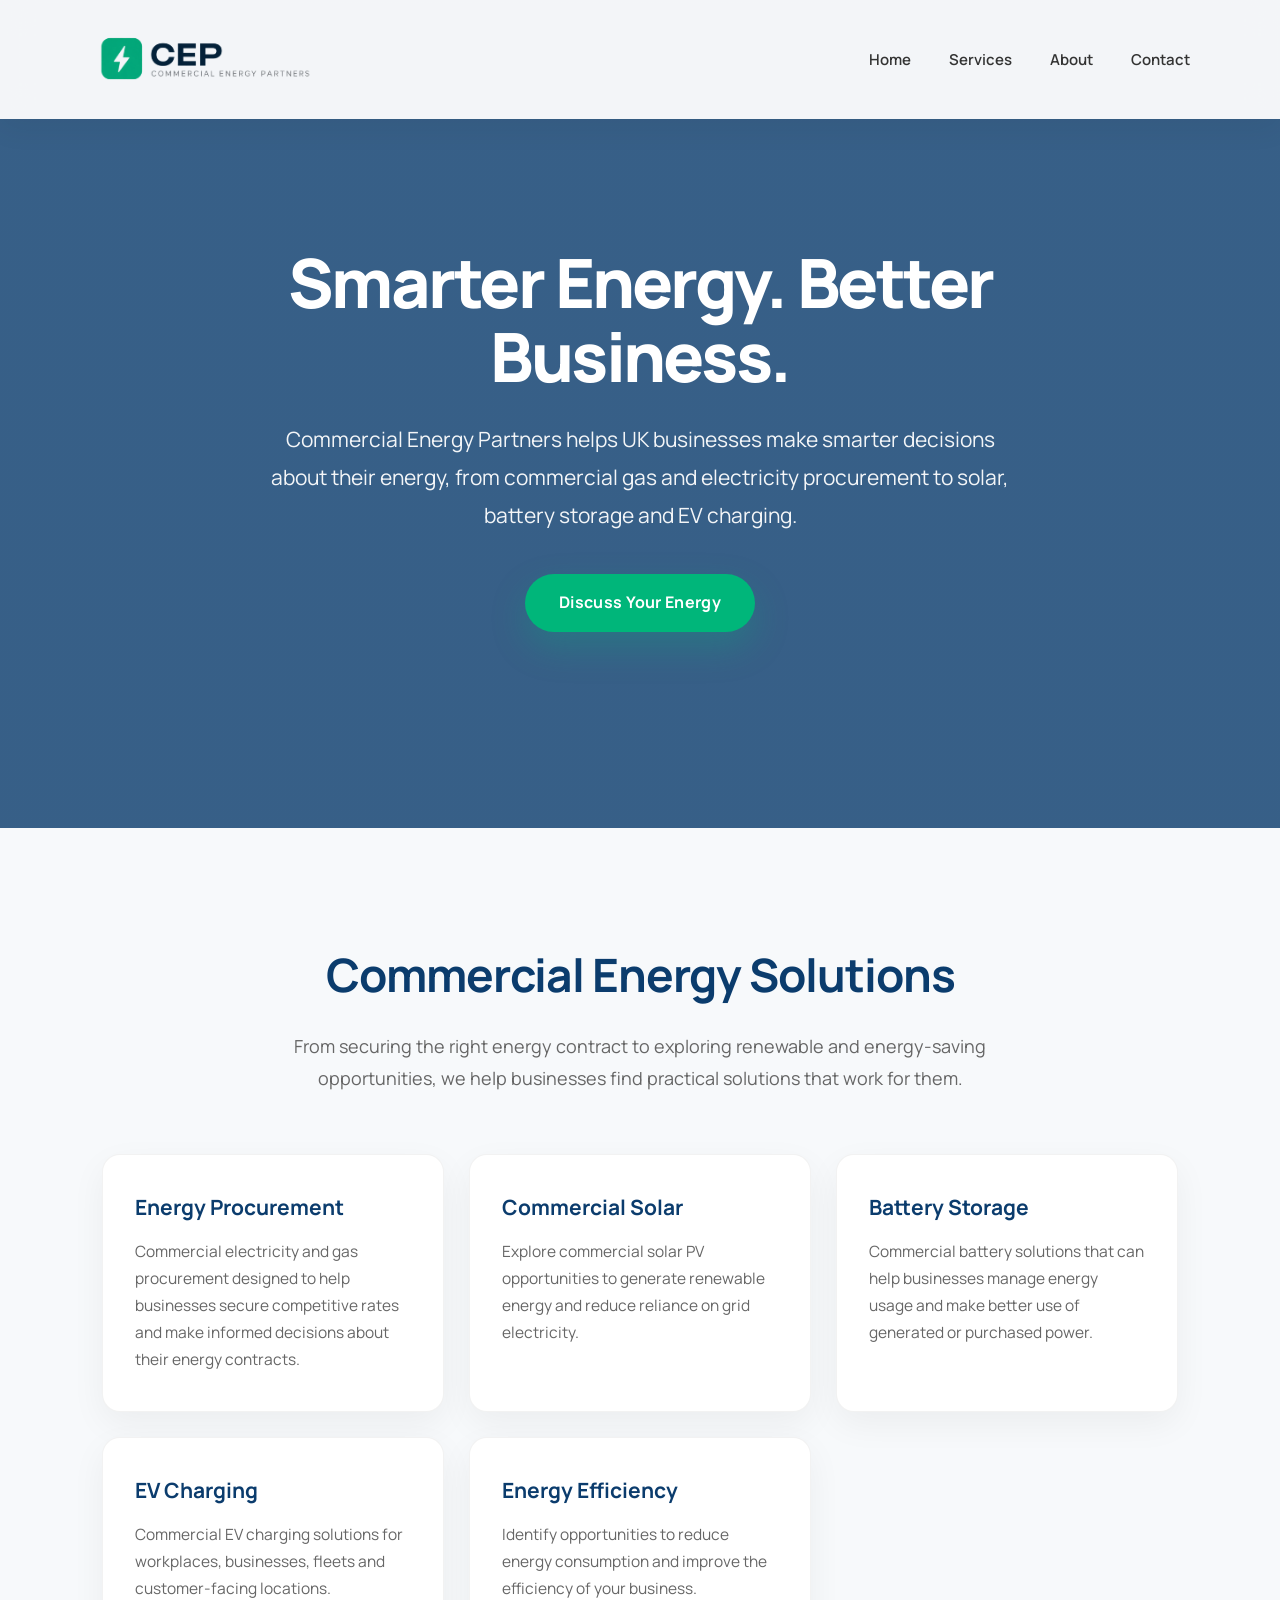
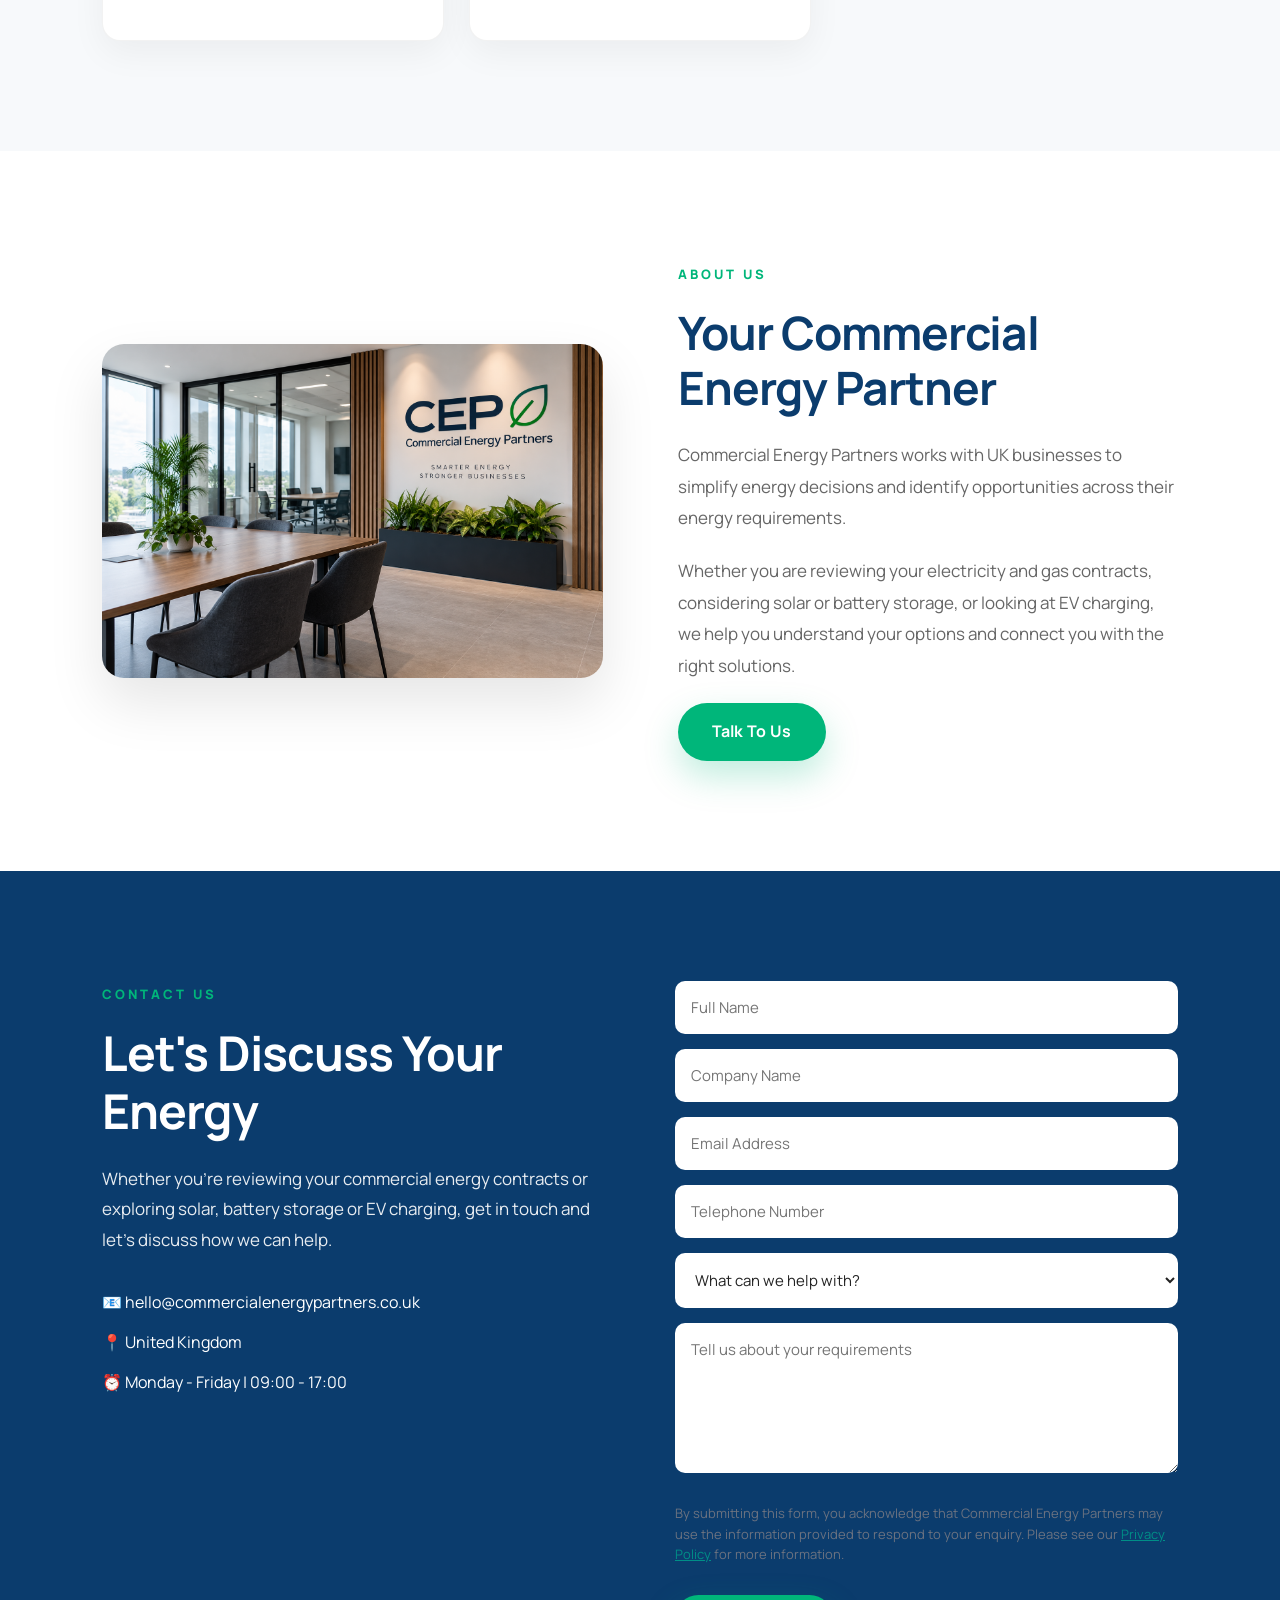
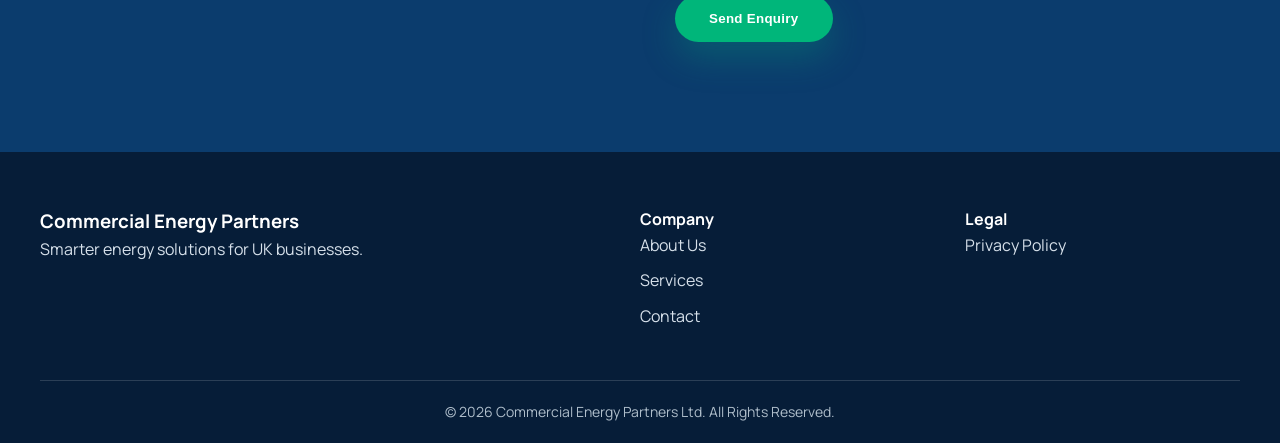
<file: index.html>
<!DOCTYPE html>
<html lang="en">
<head>
    <meta charset="UTF-8">
    <meta name="viewport" content="width=device-width, initial-scale=1.0">

    <title>Commercial Energy Partners | Commercial Energy Solutions UK</title>

    <meta name="description" content="Commercial Energy Partners helps UK businesses with commercial electricity and gas procurement, solar PV, battery storage, EV charging and energy efficiency solutions.">
<link rel="icon" type="image/png" href="images/favicon.png">
    <link rel="stylesheet" href="style.css">

    <link href="https://fonts.googleapis.com/css2?family=Manrope:wght@300;400;500;600;700;800&display=swap" rel="stylesheet">

</head>

<body>

<nav>
    <div class="logo">
    <img src="images/logo.png" alt="Commercial Energy Partners">
</div>

    <ul>
<li><a href="index.html">Home</a></li>        <li><a href="#services">Services</a></li>
        <li><a href="#about">About</a></li>
        <li><a href="#contact">Contact</a></li>
    </ul>
</nav>

<section class="hero">
    <div class="hero-content">

        <h1>Smarter Energy. Better Business.</h1>

        <p>
            Commercial Energy Partners helps UK businesses make smarter decisions
            about their energy, from commercial gas and electricity procurement
            to solar, battery storage and EV charging.
        </p>

        <a href="#contact" class="hero-button">
            Discuss Your Energy
        </a>

    </div>
</section>

<section id="services" class="services">

    <h2>Commercial Energy Solutions</h2>

    <p>
        From securing the right energy contract to exploring renewable and
        energy-saving opportunities, we help businesses find practical solutions
        that work for them.
    </p>

    <div class="service-grid">

        <div class="card">
            <h3>
                Energy Procurement
            </h3>
            <p>
                Commercial electricity and gas procurement designed to help
                businesses secure competitive rates and make informed decisions
                about their energy contracts.
            </p>
        </div>

        <div class="card">
            <h3>
                Commercial Solar
            </h3>
            <p>
                Explore commercial solar PV opportunities to generate renewable
                energy and reduce reliance on grid electricity.
            </p>
        </div>

        <div class="card">
            <h3>
                Battery Storage
            </h3>
            <p>
                Commercial battery solutions that can help businesses manage
                energy usage and make better use of generated or purchased power.
            </p>
        </div>

        <div class="card">
            <h3>
                EV Charging
            </h3>
            <p>
                Commercial EV charging solutions for workplaces, businesses,
                fleets and customer-facing locations.
            </p>
        </div>

        <div class="card">
            <h3>
                Energy Efficiency
            </h3>
            <p>
                Identify opportunities to reduce energy consumption and improve
                the efficiency of your business.
            </p>
        </div>

    </div>

</section>

<section id="about" class="about">

    <div class="about-image">
        <img
            src="images/office.jpg"
            alt="Modern commercial office"
        >
    </div>

    <div class="about-text">

        <span>ABOUT US</span>

        <h2>Your Commercial Energy Partner</h2>

        <p>
            Commercial Energy Partners works with UK businesses to simplify
            energy decisions and identify opportunities across their energy
            requirements.
        </p>

        <p>
            Whether you are reviewing your electricity and gas contracts,
            considering solar or battery storage, or looking at EV charging,
            we help you understand your options and connect you with the right
            solutions.
        </p>

        <a href="#contact" class="hero-button">
            Talk To Us
        </a>

    </div>

</section>

<section id="contact" class="contact">

    <div class="contact-left">

        <span>CONTACT US</span>

        <h2>Let's Discuss Your Energy</h2>

        <p>
            Whether you're reviewing your commercial energy contracts or
            exploring solar, battery storage or EV charging, get in touch
            and let's discuss how we can help.
        </p>

        <div class="contact-info">

            <p>📧 hello@commercialenergypartners.co.uk</p>

            <p>📍 United Kingdom</p>

            <p>⏰ Monday - Friday | 09:00 - 17:00</p>

        </div>

    </div>

    <div class="contact-right">

        <form id="contact-form">

            <input
                type="text"
                name="name"
                placeholder="Full Name"
                required
            >

            <input
                type="text"
                name="company"
                placeholder="Company Name"
                required
            >

            <input
                type="email"
                name="email"
                placeholder="Email Address"
                required
            >

            <input
                type="tel"
                name="phone"
                placeholder="Telephone Number"
                required
            >

            <select name="service" required>

                <option value="">What can we help with?</option>
                <option>Energy Procurement</option>
                <option>Commercial Solar</option>
                <option>Battery Storage</option>
                <option>EV Charging</option>
                <option>Energy Efficiency</option>
                <option>Other</option>

            </select>

            <textarea
                name="message"
                placeholder="Tell us about your requirements"
                required
            ></textarea>
<p class="form-privacy">
    By submitting this form, you acknowledge that Commercial Energy Partners may use the information provided to respond to your enquiry.
    Please see our <a href="privacy.html">Privacy Policy</a> for more information.
</p>
            <button type="submit" class="hero-button">
                Send Enquiry
            </button>

        

        </form>

    </div>

</section>

<footer>

    <div class="footer-container">

        <div>
            <h3>Commercial Energy Partners</h3>
            <p>
                Smarter energy solutions for UK businesses.
            </p>
        </div>

        <div>
            <h4>Company</h4>
            <ul>
                <li><a href="#about">About Us</a></li>
                <li><a href="#services">Services</a></li>
                <li><a href="#contact">Contact</a></li>
            </ul>
        </div>

        <div>
            <h4>Legal</h4>
            <ul>
                <li><a href="privacy.html">Privacy Policy</a></li>
            </ul>
        </div>

    </div>

    <div class="copyright">
        © 2026 Commercial Energy Partners Ltd. All Rights Reserved.
    </div>

</footer>

<script src="script.js"></script>

</body>
</html>
</file>
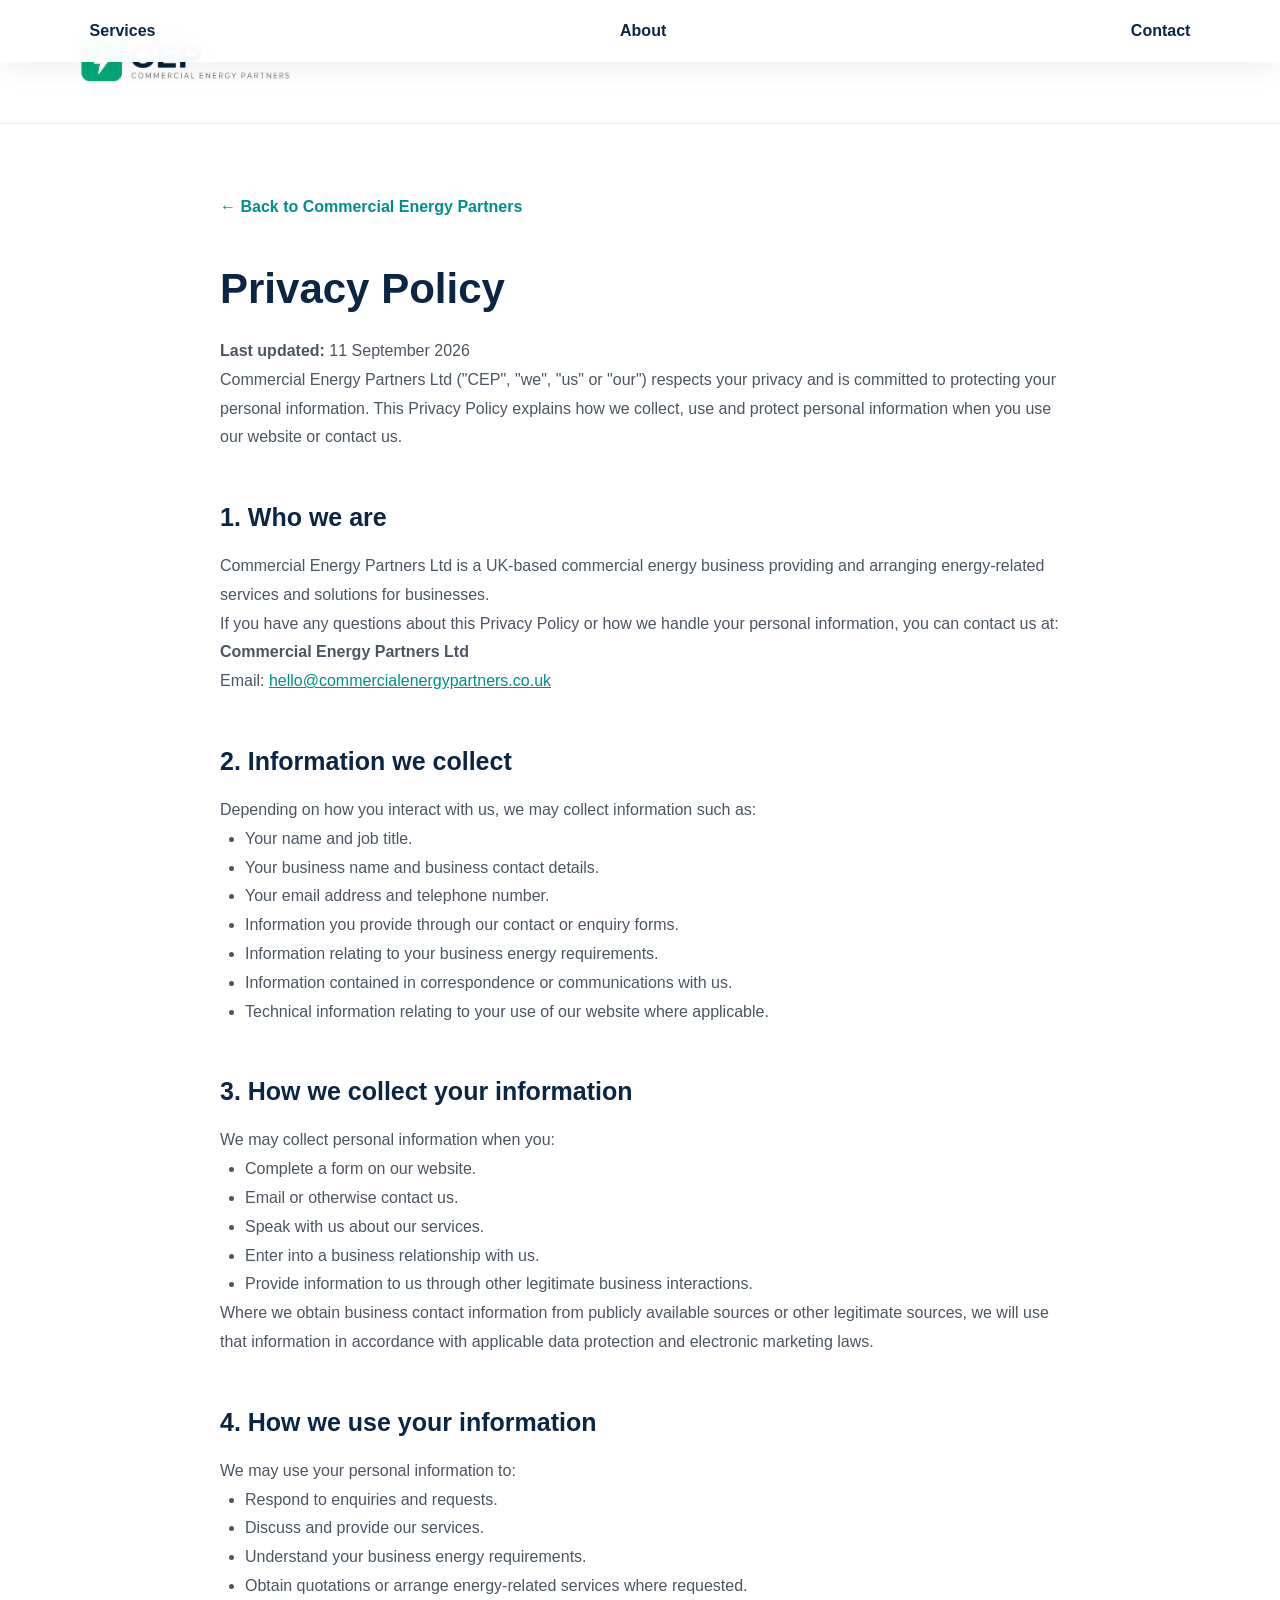
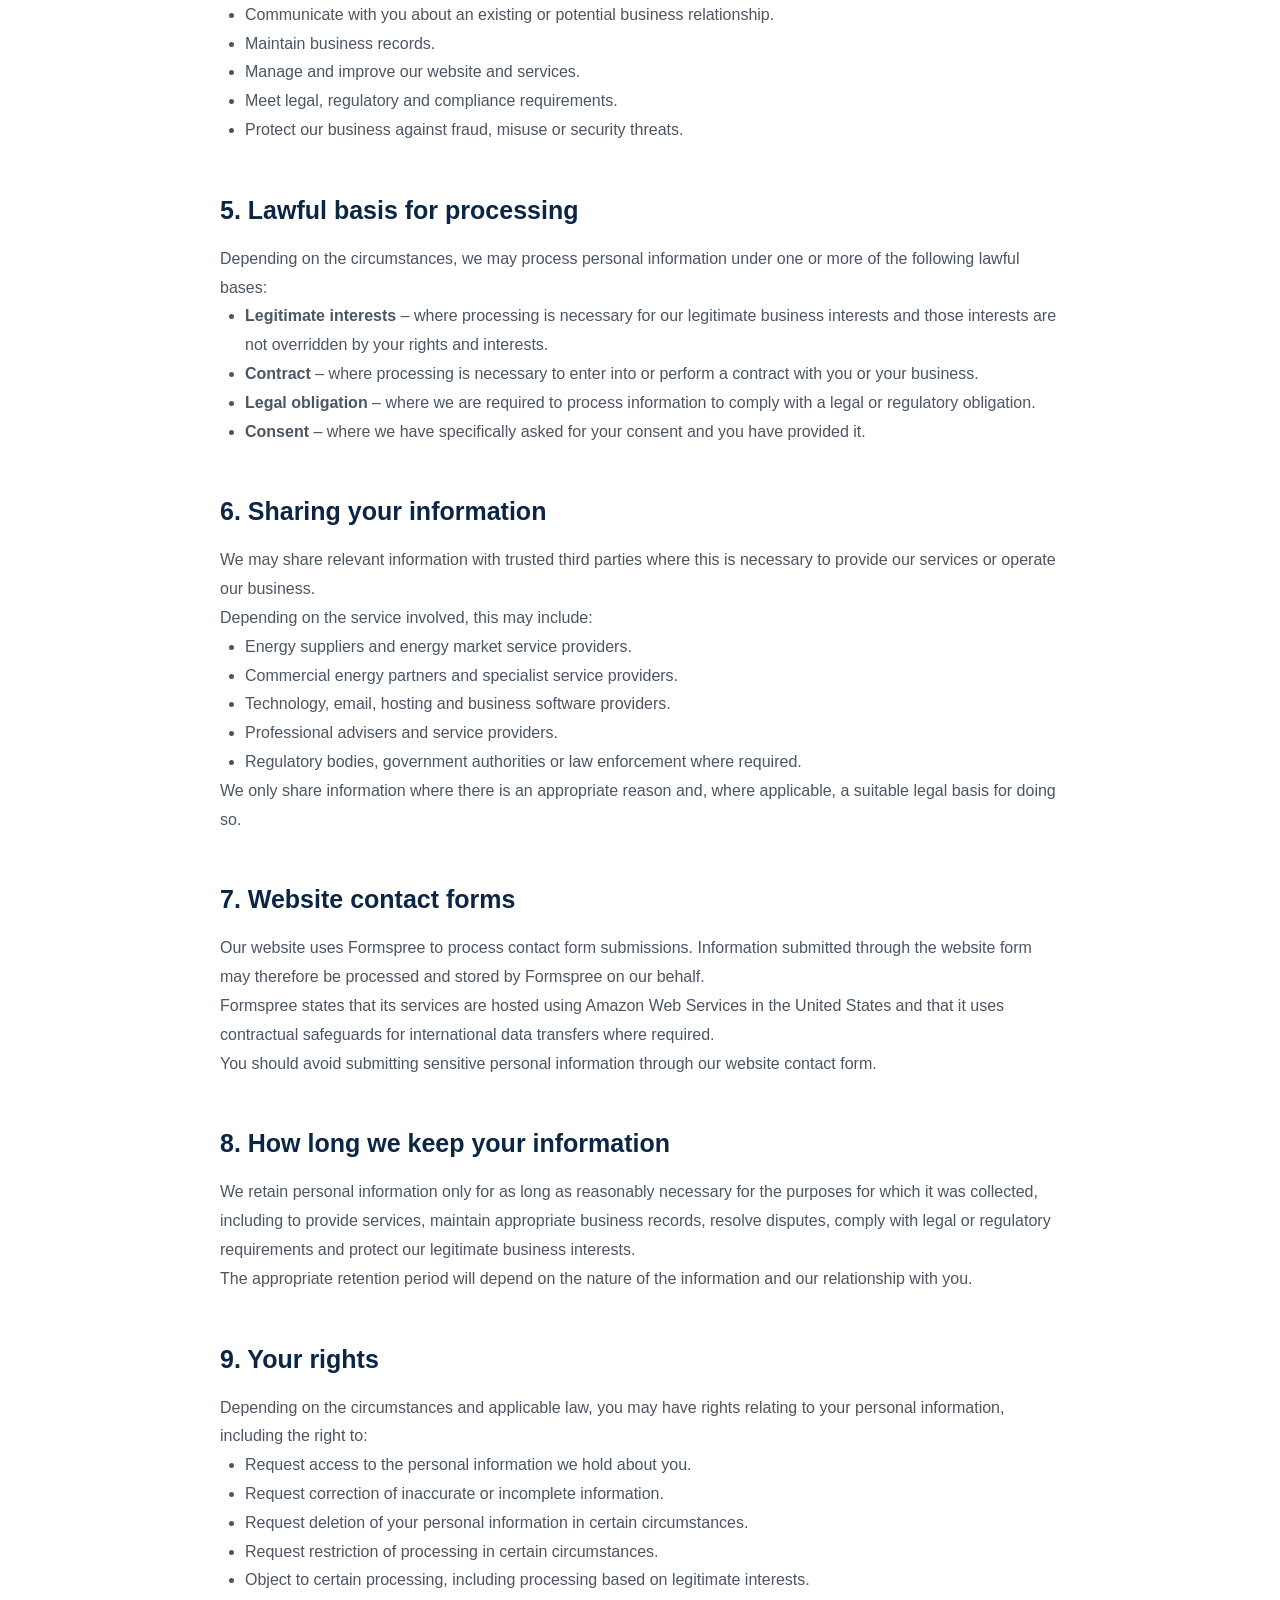
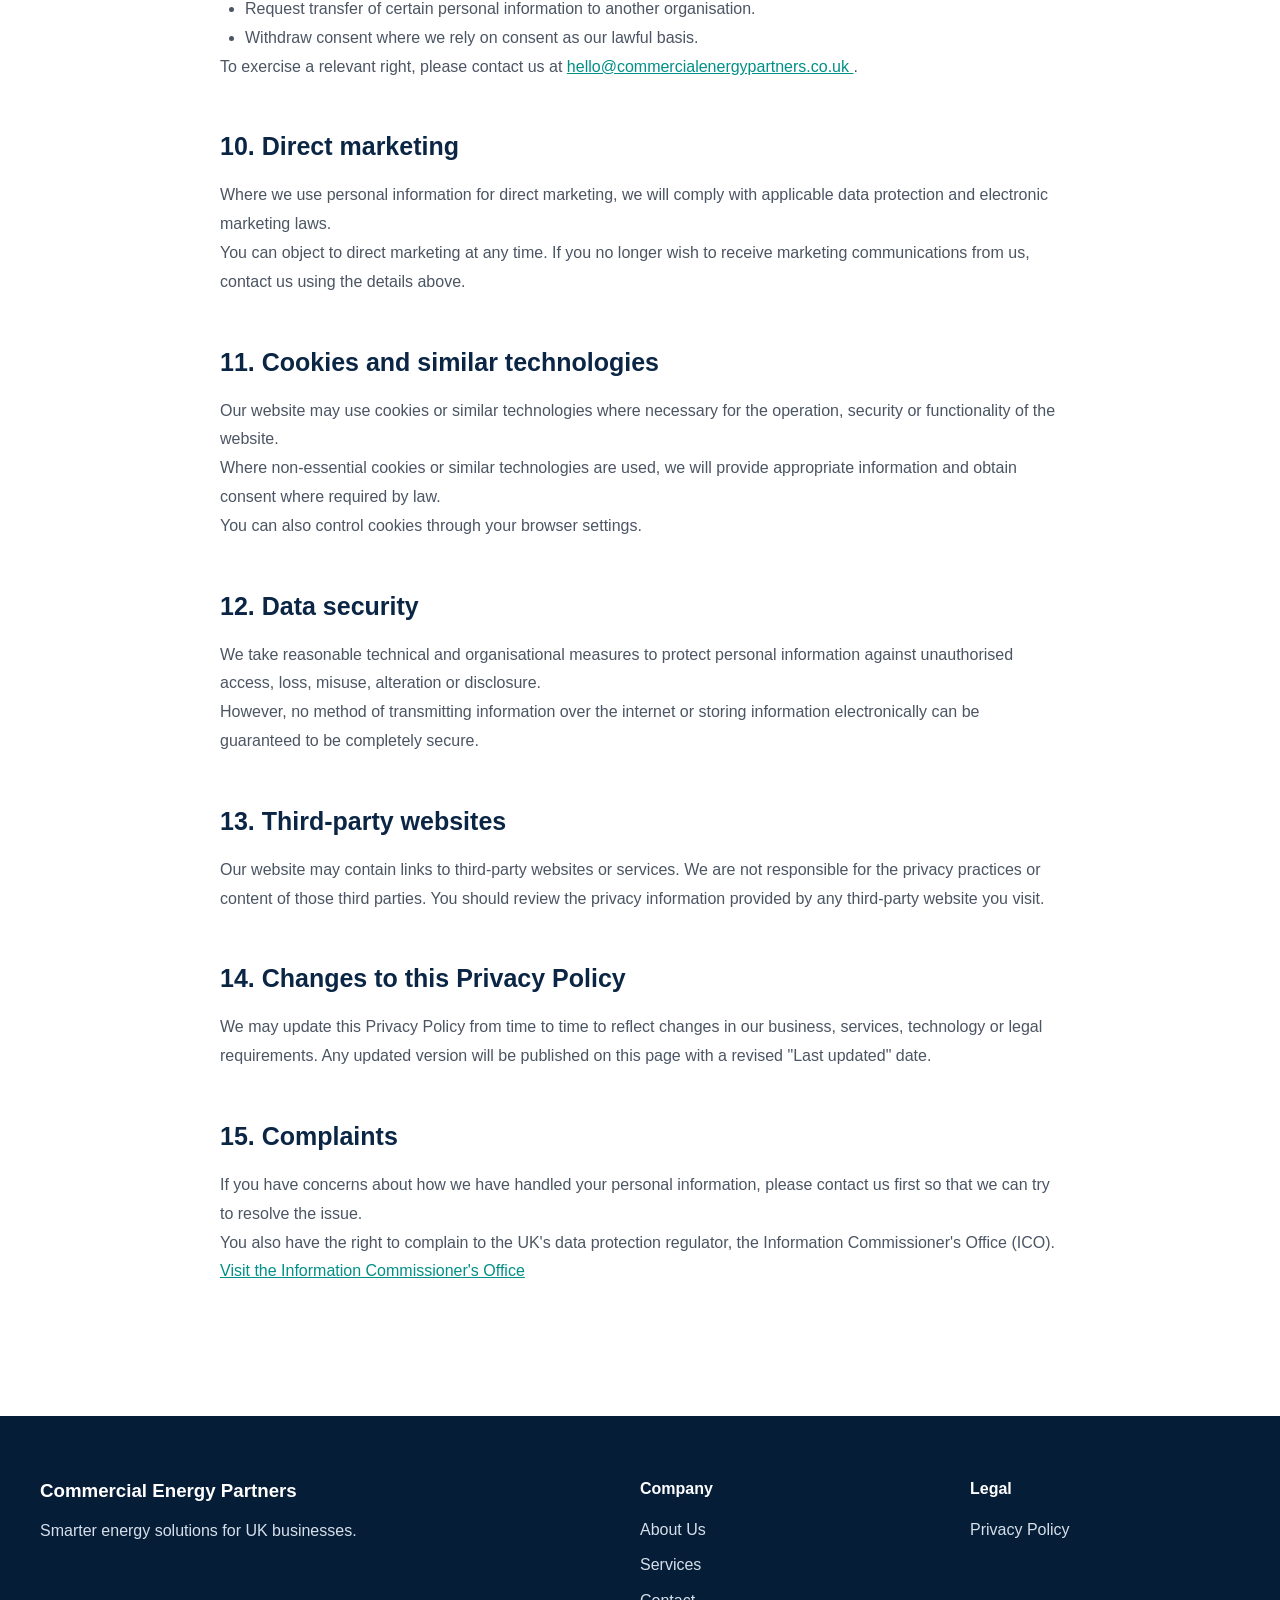
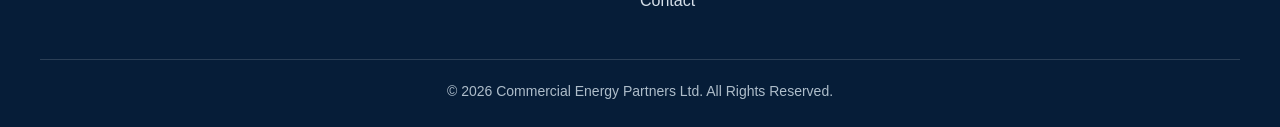
<file: privacy.html>
<!DOCTYPE html>
<html lang="en">
<head>
    <meta charset="UTF-8">
    <meta name="viewport" content="width=device-width, initial-scale=1.0">

    <title>Privacy Policy | Commercial Energy Partners</title>

    <meta name="description" content="Privacy Policy for Commercial Energy Partners Ltd.">

    <link rel="icon" type="image/png" href="images/favicon.png">

    <link rel="stylesheet" href="style.css">

    <style>
    body {
        margin: 0;
        font-family: "Manrope", Arial, sans-serif;
        background: #ffffff;
        color: #0b2545;
    }

    header {
        background: #ffffff;
        border-bottom: 1px solid #e9eef3;
    }

    .nav-container {
        max-width: 1200px;
        margin: 0 auto;
        padding: 20px 30px;
        display: flex;
        align-items: center;
        justify-content: space-between;
    }

    .logo img {
        width: 230px;
        height: auto;
        display: block;
    }

    nav {
        display: flex;
        gap: 30px;
    }

    nav a {
        color: #0b2545;
        text-decoration: none;
        font-weight: 600;
    }

    nav a:hover {
        color: #008f87;
    }

    .privacy-page {
        max-width: 900px;
        margin: 0 auto;
        padding: 70px 30px 90px;
    }

    .privacy-page h1 {
        font-size: 42px;
        margin-bottom: 15px;
    }

    .privacy-page h2 {
        font-size: 25px;
        margin-top: 45px;
        margin-bottom: 15px;
    }

    .privacy-page p,
    .privacy-page li {
        line-height: 1.8;
        color: #4b5563;
    }

    .privacy-page ul {
        padding-left: 25px;
    }

    .privacy-page a {
        color: #008f87;
    }

    .back-link {
        display: inline-block;
        margin-bottom: 35px;
        color: #008f87;
        font-weight: 600;
        text-decoration: none;
    }

    footer {
        background: #061d38;
        color: #ffffff;
        padding: 55px 30px 20px;
    }

    .footer-container {
        max-width: 1200px;
        margin: 0 auto;
        display: grid;
        grid-template-columns: 2fr 1fr 1fr;
        gap: 50px;
    }

    footer h3,
    footer h4 {
        margin-top: 0;
        color: #ffffff;
    }

    footer p {
        color: #d6e0ea;
        line-height: 1.6;
    }

    footer ul {
        list-style: none;
        padding: 0;
        margin: 0;
    }

    footer li {
        margin-bottom: 10px;
    }

    footer a {
        color: #d6e0ea;
        text-decoration: none;
    }

    footer a:hover {
        color: #ffffff;
    }

    .copyright {
        max-width: 1200px;
        margin: 40px auto 0;
        padding-top: 20px;
        border-top: 1px solid rgba(255,255,255,0.15);
        text-align: center;
        color: #aebdca;
        font-size: 14px;
    }

    @media (max-width: 768px) {
        .nav-container {
            flex-direction: column;
            gap: 20px;
        }

        nav {
            gap: 18px;
            flex-wrap: wrap;
            justify-content: center;
        }

        .logo img {
            width: 200px;
        }

        .privacy-page {
            padding: 50px 20px 70px;
        }

        .privacy-page h1 {
            font-size: 34px;
        }

        .footer-container {
            grid-template-columns: 1fr;
            gap: 30px;
        }
    }
</style>

</head>

<body>

    <header>
        <div class="nav-container">
            <div class="logo">
                <a href="index.html">
                    <img src="images/logo.png" alt="Commercial Energy Partners">
                </a>
            </div>

            <nav>
                <a href="index.html#services">Services</a>
                <a href="index.html#about">About</a>
                <a href="index.html#contact">Contact</a>
            </nav>
        </div>
    </header>

    <main class="privacy-page">

        <a href="index.html" class="back-link">← Back to Commercial Energy Partners</a>

        <h1>Privacy Policy</h1>

        <p><strong>Last updated:</strong> 11 September 2026</p>

        <p>
            Commercial Energy Partners Ltd ("CEP", "we", "us" or "our") respects your
            privacy and is committed to protecting your personal information.
            This Privacy Policy explains how we collect, use and protect personal
            information when you use our website or contact us.
        </p>

        <h2>1. Who we are</h2>

        <p>
            Commercial Energy Partners Ltd is a UK-based commercial energy business
            providing and arranging energy-related services and solutions for
            businesses.
        </p>

        <p>
            If you have any questions about this Privacy Policy or how we handle
            your personal information, you can contact us at:
        </p>

        <p>
            <strong>Commercial Energy Partners Ltd</strong><br>
            Email: <a href="mailto:hello@commercialenergypartners.co.uk">
                hello@commercialenergypartners.co.uk
            </a>
        </p>

        <h2>2. Information we collect</h2>

        <p>
            Depending on how you interact with us, we may collect information such as:
        </p>

        <ul>
            <li>Your name and job title.</li>
            <li>Your business name and business contact details.</li>
            <li>Your email address and telephone number.</li>
            <li>Information you provide through our contact or enquiry forms.</li>
            <li>Information relating to your business energy requirements.</li>
            <li>Information contained in correspondence or communications with us.</li>
            <li>Technical information relating to your use of our website where applicable.</li>
        </ul>

        <h2>3. How we collect your information</h2>

        <p>
            We may collect personal information when you:
        </p>

        <ul>
            <li>Complete a form on our website.</li>
            <li>Email or otherwise contact us.</li>
            <li>Speak with us about our services.</li>
            <li>Enter into a business relationship with us.</li>
            <li>Provide information to us through other legitimate business interactions.</li>
        </ul>

        <p>
            Where we obtain business contact information from publicly available
            sources or other legitimate sources, we will use that information in
            accordance with applicable data protection and electronic marketing laws.
        </p>

        <h2>4. How we use your information</h2>

        <p>
            We may use your personal information to:
        </p>

        <ul>
            <li>Respond to enquiries and requests.</li>
            <li>Discuss and provide our services.</li>
            <li>Understand your business energy requirements.</li>
            <li>Obtain quotations or arrange energy-related services where requested.</li>
            <li>Communicate with you about an existing or potential business relationship.</li>
            <li>Maintain business records.</li>
            <li>Manage and improve our website and services.</li>
            <li>Meet legal, regulatory and compliance requirements.</li>
            <li>Protect our business against fraud, misuse or security threats.</li>
        </ul>

        <h2>5. Lawful basis for processing</h2>

        <p>
            Depending on the circumstances, we may process personal information
            under one or more of the following lawful bases:
        </p>

        <ul>
            <li>
                <strong>Legitimate interests</strong> – where processing is necessary
                for our legitimate business interests and those interests are not
                overridden by your rights and interests.
            </li>
            <li>
                <strong>Contract</strong> – where processing is necessary to enter
                into or perform a contract with you or your business.
            </li>
            <li>
                <strong>Legal obligation</strong> – where we are required to process
                information to comply with a legal or regulatory obligation.
            </li>
            <li>
                <strong>Consent</strong> – where we have specifically asked for your
                consent and you have provided it.
            </li>
        </ul>

        <h2>6. Sharing your information</h2>

        <p>
            We may share relevant information with trusted third parties where this
            is necessary to provide our services or operate our business.
        </p>

        <p>
            Depending on the service involved, this may include:
        </p>

        <ul>
            <li>Energy suppliers and energy market service providers.</li>
            <li>Commercial energy partners and specialist service providers.</li>
            <li>Technology, email, hosting and business software providers.</li>
            <li>Professional advisers and service providers.</li>
            <li>Regulatory bodies, government authorities or law enforcement where required.</li>
        </ul>

        <p>
            We only share information where there is an appropriate reason and,
            where applicable, a suitable legal basis for doing so.
        </p>

        <h2>7. Website contact forms</h2>

        <p>
            Our website uses Formspree to process contact form submissions.
            Information submitted through the website form may therefore be
            processed and stored by Formspree on our behalf.
        </p>

        <p>
            Formspree states that its services are hosted using Amazon Web Services
            in the United States and that it uses contractual safeguards for
            international data transfers where required.
        </p>

        <p>
            You should avoid submitting sensitive personal information through
            our website contact form.
        </p>

        <h2>8. How long we keep your information</h2>

        <p>
            We retain personal information only for as long as reasonably necessary
            for the purposes for which it was collected, including to provide
            services, maintain appropriate business records, resolve disputes,
            comply with legal or regulatory requirements and protect our legitimate
            business interests.
        </p>

        <p>
            The appropriate retention period will depend on the nature of the
            information and our relationship with you.
        </p>

        <h2>9. Your rights</h2>

        <p>
            Depending on the circumstances and applicable law, you may have rights
            relating to your personal information, including the right to:
        </p>

        <ul>
            <li>Request access to the personal information we hold about you.</li>
            <li>Request correction of inaccurate or incomplete information.</li>
            <li>Request deletion of your personal information in certain circumstances.</li>
            <li>Request restriction of processing in certain circumstances.</li>
            <li>Object to certain processing, including processing based on legitimate interests.</li>
            <li>Request transfer of certain personal information to another organisation.</li>
            <li>Withdraw consent where we rely on consent as our lawful basis.</li>
        </ul>

        <p>
            To exercise a relevant right, please contact us at
            <a href="mailto:hello@commercialenergypartners.co.uk">
                hello@commercialenergypartners.co.uk
            </a>.
        </p>

        <h2>10. Direct marketing</h2>

        <p>
            Where we use personal information for direct marketing, we will comply
            with applicable data protection and electronic marketing laws.
        </p>

        <p>
            You can object to direct marketing at any time. If you no longer wish
            to receive marketing communications from us, contact us using the
            details above.
        </p>

        <h2>11. Cookies and similar technologies</h2>

        <p>
            Our website may use cookies or similar technologies where necessary for
            the operation, security or functionality of the website.
        </p>

        <p>
            Where non-essential cookies or similar technologies are used, we will
            provide appropriate information and obtain consent where required by law.
        </p>

        <p>
            You can also control cookies through your browser settings.
        </p>

        <h2>12. Data security</h2>

        <p>
            We take reasonable technical and organisational measures to protect
            personal information against unauthorised access, loss, misuse,
            alteration or disclosure.
        </p>

        <p>
            However, no method of transmitting information over the internet or
            storing information electronically can be guaranteed to be completely
            secure.
        </p>

        <h2>13. Third-party websites</h2>

        <p>
            Our website may contain links to third-party websites or services.
            We are not responsible for the privacy practices or content of those
            third parties. You should review the privacy information provided by
            any third-party website you visit.
        </p>

        <h2>14. Changes to this Privacy Policy</h2>

        <p>
            We may update this Privacy Policy from time to time to reflect changes
            in our business, services, technology or legal requirements.
            Any updated version will be published on this page with a revised
            "Last updated" date.
        </p>

        <h2>15. Complaints</h2>

        <p>
            If you have concerns about how we have handled your personal information,
            please contact us first so that we can try to resolve the issue.
        </p>

        <p>
            You also have the right to complain to the UK's data protection
            regulator, the Information Commissioner's Office (ICO).
        </p>

        <p>
            <a href="https://ico.org.uk/" target="_blank" rel="noopener noreferrer">
                Visit the Information Commissioner's Office
            </a>
        </p>

    </main>

    <footer style="background:#061d38; color:#ffffff; padding:60px 30px 25px; margin-top:40px;">
    <div style="max-width:1200px; margin:0 auto; display:grid; grid-template-columns:2fr 1fr 1fr; gap:60px;">

        <div>
            <h3 style="color:#ffffff; margin:0 0 12px;">Commercial Energy Partners</h3>
            <p style="color:#d6e0ea; margin:0; line-height:1.6;">
                Smarter energy solutions for UK businesses.
            </p>
        </div>

        <div>
            <h4 style="color:#ffffff; margin:0 0 15px;">Company</h4>

            <p style="margin:0 0 10px;">
                <a href="index.html#about" style="color:#d6e0ea; text-decoration:none;">
                    About Us
                </a>
            </p>

            <p style="margin:0 0 10px;">
                <a href="index.html#services" style="color:#d6e0ea; text-decoration:none;">
                    Services
                </a>
            </p>

            <p style="margin:0;">
                <a href="index.html#contact" style="color:#d6e0ea; text-decoration:none;">
                    Contact
                </a>
            </p>
        </div>

        <div>
            <h4 style="color:#ffffff; margin:0 0 15px;">Legal</h4>

            <p style="margin:0;">
                <a href="privacy.html" style="color:#d6e0ea; text-decoration:none;">
                    Privacy Policy
                </a>
            </p>
        </div>

    </div>

    <div style="max-width:1200px; margin:45px auto 0; padding-top:20px; border-top:1px solid rgba(255,255,255,0.15); text-align:center; color:#aebdca; font-size:14px;">
        © 2026 Commercial Energy Partners Ltd. All Rights Reserved.
    </div>
</footer>

</body>
</html>
</file>
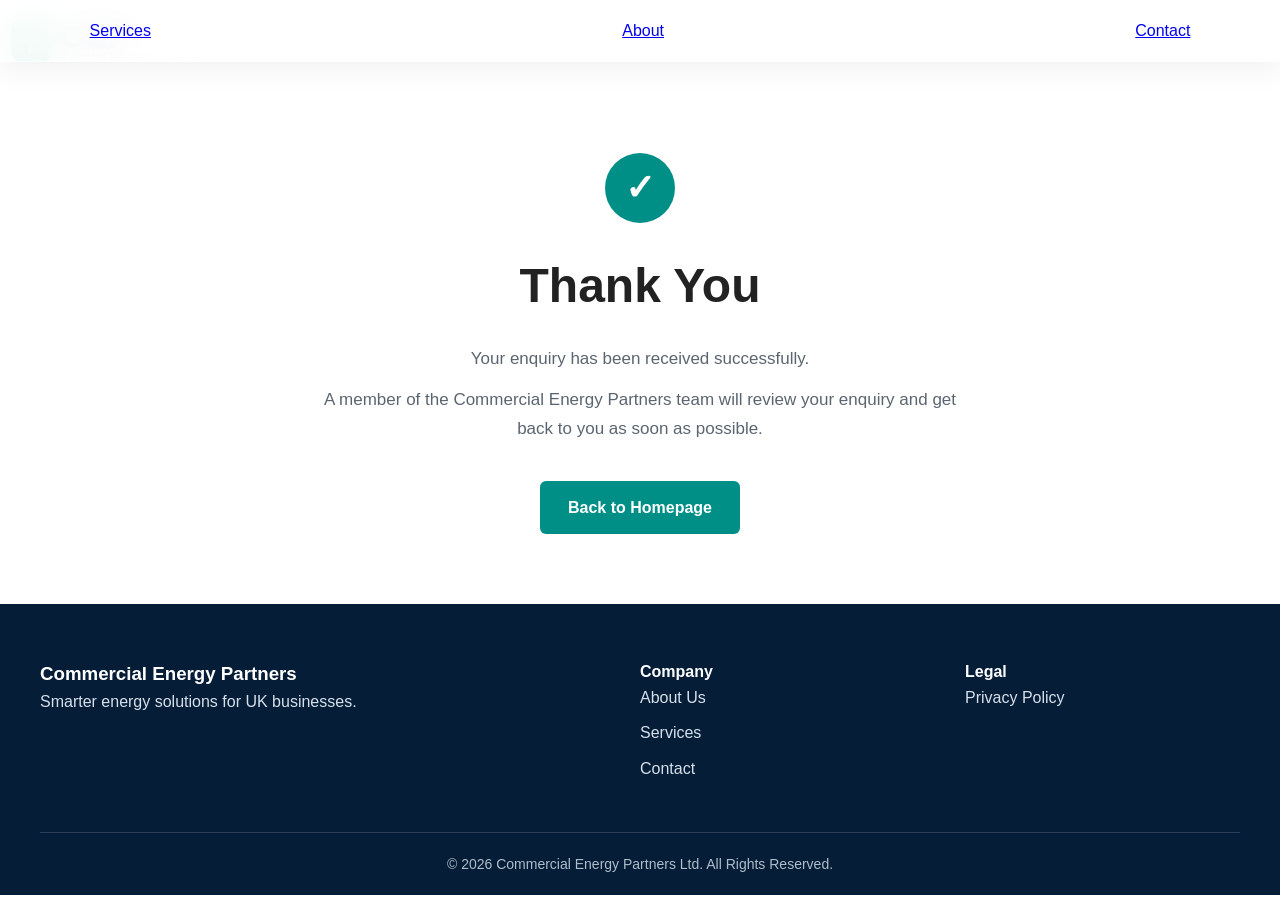
<file: thankyou.html>
<!DOCTYPE html>
<html lang="en">
<head>
    <meta charset="UTF-8">
    <meta name="viewport" content="width=device-width, initial-scale=1.0">

    <title>Thank You | Commercial Energy Partners</title>

    <meta name="description" content="Thank you for contacting Commercial Energy Partners.">

    <link rel="icon" type="image/png" href="images/favicon.png">

    <link rel="stylesheet" href="style.css">
</head>

<body>

    <header>
        <div class="nav-container">
            <div class="logo">
                <a href="index.html">
                    <img src="images/logo.png" alt="Commercial Energy Partners">
                </a>
            </div>

            <nav>
                <a href="index.html#services">Services</a>
                <a href="index.html#about">About</a>
                <a href="index.html#contact">Contact</a>
            </nav>
        </div>
    </header>

    <main class="thank-you-page">

        <div class="thank-you-content">

            <div class="thank-you-icon">✓</div>

            <h1>Thank You</h1>

            <p>
                Your enquiry has been received successfully.
            </p>

            <p>
                A member of the Commercial Energy Partners team will review
                your enquiry and get back to you as soon as possible.
            </p>

            <a href="index.html" class="cta-button">
                Back to Homepage
            </a>

        </div>

    </main>

    <footer>
        <div class="footer-container">

            <div>
                <h3>Commercial Energy Partners</h3>
                <p>Smarter energy solutions for UK businesses.</p>
            </div>

            <div>
                <h4>Company</h4>
                <ul>
                    <li><a href="index.html#about">About Us</a></li>
                    <li><a href="index.html#services">Services</a></li>
                    <li><a href="index.html#contact">Contact</a></li>
                </ul>
            </div>

            <div>
                <h4>Legal</h4>
                <ul>
                    <li><a href="privacy.html">Privacy Policy</a></li>
                </ul>
            </div>

        </div>

        <div class="copyright">
            © 2026 Commercial Energy Partners Ltd. All Rights Reserved.
        </div>
    </footer>

</body>
</html>
</file>
<file: style.css>
* {
    margin: 0;
    padding: 0;
    box-sizing: border-box;
}

html {
    scroll-behavior: smooth;
}

body {
    font-family: 'Manrope', sans-serif;
    background: #ffffff;
    color: #222;
    line-height: 1.6;
}

/* =========================
   NAVIGATION
========================= */

nav {
    position: fixed;
    top: 0;
    left: 0;
    width: 100%;
    display: flex;
    justify-content: space-between;
    align-items: center;
    padding: 18px 7%;
    background: rgba(255, 255, 255, 0.94);
    backdrop-filter: blur(15px);
    box-shadow: 0 8px 30px rgba(0, 0, 0, 0.06);
    z-index: 1000;
}

.logo {
    display: flex;
    align-items: center;
}

.logo img {
    width: 230px;
    height: auto;
    display: block;
}

.logo h2 {
    color: #0B3C6D;
    font-size: 28px;
    font-weight: 800;
    margin: 0;
    line-height: 1;
}

.logo p {
    margin: 5px 0 0;
    font-size: 10px;
    color: #777;
    letter-spacing: 1.8px;
    text-transform: uppercase;
}

.logo-icon {
    width: 48px;
    height: 48px;
    display: flex;
    justify-content: center;
    align-items: center;
    background: #00B67A;
    color: white;
    border-radius: 12px;
    font-size: 24px;
}

nav ul {
    display: flex;
    gap: 38px;
    list-style: none;
}

nav ul li a {
    text-decoration: none;
    color: #333;
    font-size: 15px;
    font-weight: 600;
    transition: 0.3s;
}

nav ul li a:hover {
    color: #00B67A;
}

/* =========================
   HERO
========================= */

.hero {
    min-height: 92vh;
    background:
        linear-gradient(rgba(11, 60, 109, 0.82), rgba(11, 60, 109, 0.82)),
        url("https://images.unsplash.com/photo-1509391366360-2e959784a276?auto=format&fit=crop&w=1800&q=80");
    background-size: cover;
    background-position: center;
    display: flex;
    justify-content: center;
    align-items: center;
    text-align: center;
    color: white;
    padding: 150px 20px 100px;
}

.hero-content {
    width: 900px;
    max-width: 100%;
}

.hero h1 {
    font-size: 68px;
    font-weight: 800;
    line-height: 1.08;
    margin-bottom: 28px;
    letter-spacing: -2.5px;
}

.hero p {
    font-size: 21px;
    max-width: 760px;
    margin: 0 auto 40px;
    line-height: 1.8;
    opacity: 0.94;
}

.hero-button {
    display: inline-block;
    padding: 16px 34px;
    border-radius: 100px;
    background: #00B67A;
    color: white;
    text-decoration: none;
    font-weight: 700;
    letter-spacing: 0.3px;
    border: none;
    cursor: pointer;
    transition: 0.3s ease;
    box-shadow: 0 15px 35px rgba(0, 182, 122, 0.25);
}

.hero-button:hover {
    transform: translateY(-3px);
    background: #00A56F;
    box-shadow: 0 20px 45px rgba(0, 182, 122, 0.35);
}

/* =========================
   SERVICES
========================= */

.services {
    padding: 110px 8%;
    background: #f7f9fb;
    text-align: center;
}

.services h2 {
    font-size: 46px;
    color: #0B3C6D;
    margin-bottom: 18px;
    letter-spacing: -1px;
}

.services > p {
    font-size: 18px;
    color: #666;
    max-width: 720px;
    margin: 0 auto 60px;
    line-height: 1.8;
}

.service-grid {
    display: grid;
    grid-template-columns: repeat(3, 1fr);
    gap: 25px;
    max-width: 1200px;
    margin: 0 auto;
}

.card {
    background: white;
    padding: 38px 32px;
    border-radius: 18px;
    box-shadow: 0 12px 35px rgba(0, 0, 0, 0.05);
    transition: 0.3s ease;
    border: 1px solid rgba(0, 0, 0, 0.05);
    text-align: left;
}

.card:hover {
    transform: translateY(-6px);
    box-shadow: 0 20px 45px rgba(0, 0, 0, 0.09);
}

.card h3 {
    color: #0B3C6D;
    margin-bottom: 15px;
    font-size: 21px;
    line-height: 1.4;
}

.card i {
    font-size: 30px;
    color: #00B67A;
    display: block;
    margin-bottom: 18px;
}

.card p {
    font-size: 15.5px;
    color: #666;
    line-height: 1.75;
}

/* =========================
   ABOUT
========================= */

.about {
    display: grid;
    grid-template-columns: 1fr 1fr;
    gap: 75px;
    padding: 110px 8%;
    align-items: center;
    max-width: 1400px;
    margin: 0 auto;
}

.about-image img {
    width: 100%;
    display: block;
    border-radius: 22px;
    box-shadow: 0 25px 55px rgba(0, 0, 0, 0.1);
}

.about-text span,
.contact span {
    color: #00B67A;
    font-size: 13px;
    font-weight: 800;
    letter-spacing: 3px;
}

.about-text h2 {
    font-size: 46px;
    color: #0B3C6D;
    margin: 18px 0 24px;
    line-height: 1.2;
    letter-spacing: -1px;
}

.about-text p {
    font-size: 17px;
    line-height: 1.85;
    color: #666;
    margin-bottom: 22px;
}

/* =========================
   CONTACT
========================= */

.contact {
    display: grid;
    grid-template-columns: 1fr 1fr;
    gap: 70px;
    padding: 110px 8%;
    background: #0B3C6D;
    color: white;
}

.contact-left {
    max-width: 600px;
}

.contact h2 {
    font-size: 48px;
    line-height: 1.2;
    margin: 18px 0 24px;
    letter-spacing: -1px;
}

.contact-left > p {
    font-size: 17px;
    line-height: 1.8;
    opacity: 0.9;
}

.contact-info {
    margin-top: 35px;
}

.contact-info p {
    margin-bottom: 14px;
    font-size: 16px;
}

.contact form {
    display: flex;
    flex-direction: column;
    gap: 15px;
    max-width: 600px;
}

.contact input,
.contact textarea,
.contact select {
    width: 100%;
    padding: 16px;
    border: none;
    border-radius: 10px;
    font-size: 15px;
    font-family: inherit;
    background: white;
    color: #222;
    outline: none;
}

.contact input:focus,
.contact textarea:focus,
.contact select:focus {
    box-shadow: 0 0 0 3px rgba(0, 182, 122, 0.3);
}

.contact textarea {
    min-height: 150px;
    resize: vertical;
}

.contact form .hero-button {
    align-self: flex-start;
}

/* =========================
   FOOTER
========================= */

footer {
    background: #081F3A;
    color: white;
    padding: 35px 8%;
}

.copyright {
    text-align: center;
    color: #aaa;
    font-size: 13px;
}

/* =========================
   MOBILE
========================= */

@media (max-width: 900px) {

    nav {
        padding: 15px 20px;
    }

    nav ul {
        gap: 20px;
    }

    .hero h1 {
        font-size: 52px;
    }

    .service-grid {
        grid-template-columns: repeat(2, 1fr);
    }

    .about,
    .contact {
        grid-template-columns: 1fr;
    }
}

@media (max-width: 768px) {

    nav {
        flex-direction: column;
        gap: 15px;
        padding: 15px;
    }

    nav ul {
        gap: 15px;
        flex-wrap: wrap;
        justify-content: center;
    }

    .logo {
        justify-content: center;
    }

    .hero {
        min-height: auto;
        padding: 180px 20px 90px;
    }

    .hero h1 {
        font-size: 40px;
        letter-spacing: -1px;
    }

    .hero p {
        font-size: 17px;
    }

    .services,
    .about,
    .contact {
        padding: 75px 20px;
    }

    .service-grid {
        grid-template-columns: 1fr;
    }

    .services h2,
    .about-text h2,
    .contact h2 {
        font-size: 35px;
    }

    .card {
        padding: 30px;
    }

    .hero-button {
        width: 100%;
        text-align: center;
    }

    .contact form .hero-button {
        align-self: stretch;
    }
}
.form-privacy {
    font-size: 13px;
    line-height: 1.6;
    color: #6b7280;
    margin: 15px 0;
}

.form-privacy a {
    color: #008f87;
    text-decoration: underline;
}.thank-you-page {
    min-height: 55vh;
    display: flex;
    align-items: center;
    justify-content: center;
    padding: 70px 20px;
    text-align: center;
}

.thank-you-content {
    max-width: 650px;
}

.thank-you-icon {
    width: 70px;
    height: 70px;
    margin: 0 auto 25px;
    border-radius: 50%;
    background: #008f87;
    color: #ffffff;
    display: flex;
    align-items: center;
    justify-content: center;
    font-size: 36px;
    font-weight: 700;
}

.thank-you-content h1 {
    font-size: 48px;
    margin-bottom: 20px;
}

.thank-you-content p {
    color: #5b6570;
    line-height: 1.7;
    font-size: 17px;
    margin-bottom: 12px;
}

.thank-you-content .cta-button {
    display: inline-block;
    margin-top: 25px;
    padding: 14px 28px;
    background: #008f87;
    color: #ffffff;
    text-decoration: none;
    border-radius: 6px;
    font-weight: 700;
}

.thank-you-content .cta-button:hover {
    opacity: 0.9;
}/* Footer */
footer {
    background: #061d38;
    color: #ffffff;
    padding: 55px 30px 20px;
}

.footer-container {
    max-width: 1200px;
    margin: 0 auto;
    display: grid;
    grid-template-columns: 2fr 1fr 1fr;
    gap: 50px;
}

footer h3,
footer h4 {
    margin-top: 0;
    color: #ffffff;
}

footer p {
    color: #d6e0ea;
    line-height: 1.6;
}

footer ul {
    list-style: none;
    padding: 0;
    margin: 0;
}

footer li {
    margin-bottom: 10px;
}

footer a {
    color: #d6e0ea;
    text-decoration: none;
}

footer a:hover {
    color: #ffffff;
}

.copyright {
    max-width: 1200px;
    margin: 40px auto 0;
    padding-top: 20px;
    border-top: 1px solid rgba(255,255,255,0.15);
    text-align: center;
    color: #aebdca;
    font-size: 14px;
}

@media (max-width: 768px) {
    .footer-container {
        grid-template-columns: 1fr;
        gap: 30px;
    }
}
</file>
